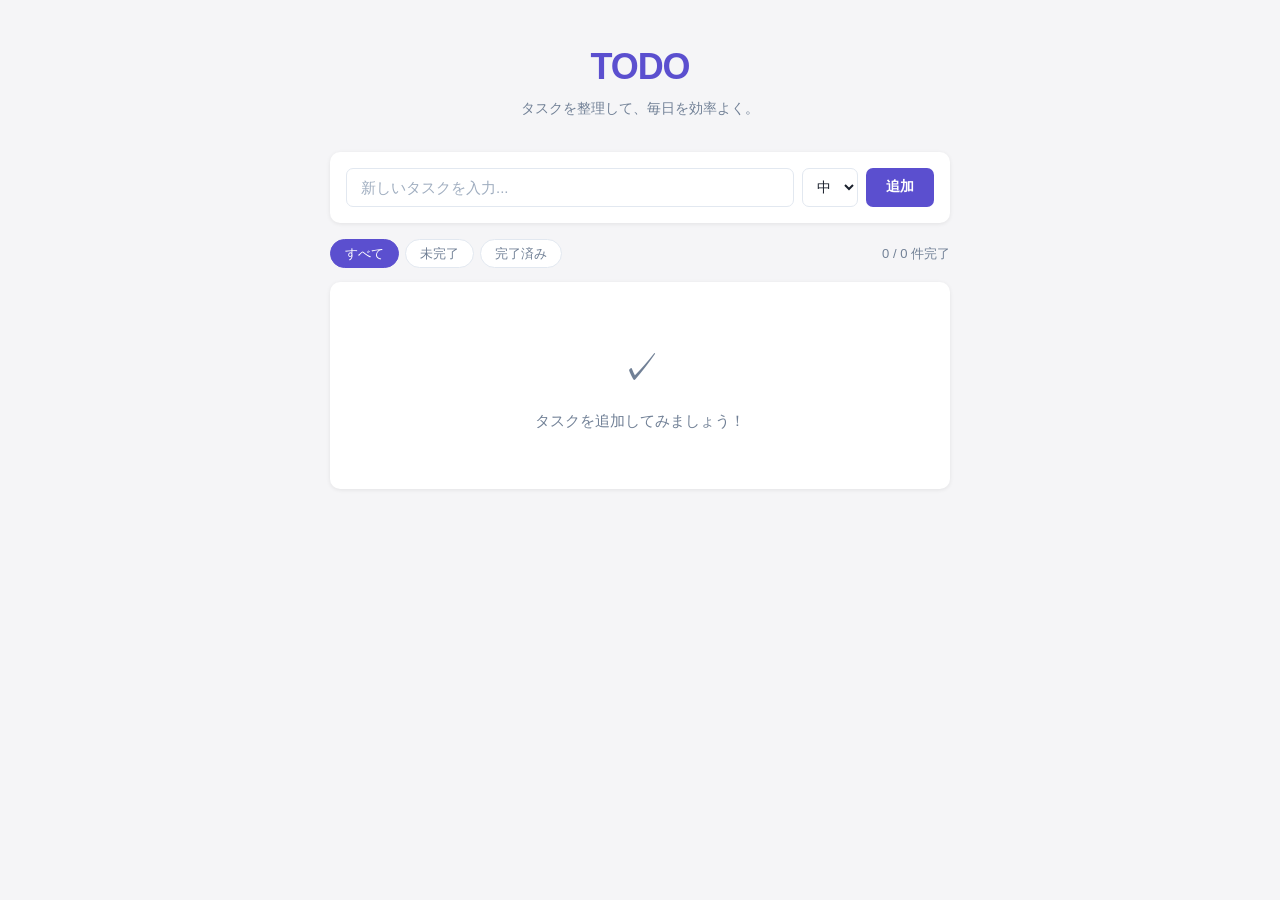
<file: docs/index.html>
<!DOCTYPE html>
<html lang="ja">
<head>
  <meta charset="UTF-8">
  <meta name="viewport" content="width=device-width, initial-scale=1.0">
  <title>TODOアプリ</title>
  <link rel="stylesheet" href="style.css">
</head>
<body>
  <div class="container">
    <header>
      <h1>TODO</h1>
      <p class="subtitle">タスクを整理して、毎日を効率よく。</p>
    </header>

    <div class="add-form">
      <input type="text" id="newTodo" placeholder="新しいタスクを入力...">
      <select id="priority" title="優先度">
        <option value="high">高</option>
        <option value="medium" selected>中</option>
        <option value="low">低</option>
      </select>
      <button id="addBtn" onclick="addTodo()">追加</button>
    </div>

    <div class="toolbar">
      <div class="filters">
        <button class="filter-btn active" data-filter="all">すべて</button>
        <button class="filter-btn" data-filter="active">未完了</button>
        <button class="filter-btn" data-filter="completed">完了済み</button>
      </div>
      <span id="stats"></span>
    </div>

    <ul id="todo-list"></ul>
  </div>

  <script src="app.js"></script>
</body>
</html>
</file>
<file: docs/style.css>
:root {
  --bg: #f5f5f7;
  --card: #ffffff;
  --primary: #5b4fcf;
  --primary-dark: #4a3fb5;
  --high: #e53e3e;
  --medium: #d97706;
  --low: #059669;
  --text: #1a202c;
  --muted: #718096;
  --border: #e2e8f0;
  --shadow: 0 1px 4px rgba(0, 0, 0, 0.08);
  --radius: 10px;
}

*, *::before, *::after { box-sizing: border-box; margin: 0; padding: 0; }

body {
  font-family: -apple-system, BlinkMacSystemFont, "Segoe UI", "Hiragino Sans", sans-serif;
  background: var(--bg);
  color: var(--text);
  min-height: 100vh;
  padding: 2.5rem 1rem;
  line-height: 1.5;
}

.container {
  max-width: 620px;
  margin: 0 auto;
}

/* Header */
header {
  text-align: center;
  margin-bottom: 2rem;
}
header h1 {
  font-size: 2.25rem;
  font-weight: 800;
  letter-spacing: -0.03em;
  color: var(--primary);
}
.subtitle {
  color: var(--muted);
  font-size: 0.9rem;
  margin-top: 0.25rem;
}

/* Add Form */
.add-form {
  display: flex;
  gap: 0.5rem;
  background: var(--card);
  padding: 1rem;
  border-radius: var(--radius);
  box-shadow: var(--shadow);
  margin-bottom: 1rem;
}

.add-form input[type="text"] {
  flex: 1;
  padding: 0.6rem 0.875rem;
  border: 1.5px solid var(--border);
  border-radius: 7px;
  font-size: 0.9375rem;
  color: var(--text);
  outline: none;
  transition: border-color 0.15s;
  min-width: 0;
}
.add-form input[type="text"]:focus {
  border-color: var(--primary);
}
.add-form input[type="text"]::placeholder {
  color: #a0aec0;
}

.add-form select {
  padding: 0.6rem 0.625rem;
  border: 1.5px solid var(--border);
  border-radius: 7px;
  font-size: 0.875rem;
  background: #fff;
  cursor: pointer;
  outline: none;
  color: var(--text);
}

.add-form button {
  padding: 0.6rem 1.25rem;
  background: var(--primary);
  color: #fff;
  border: none;
  border-radius: 7px;
  font-size: 0.875rem;
  font-weight: 600;
  cursor: pointer;
  transition: background 0.15s, transform 0.1s;
  white-space: nowrap;
}
.add-form button:hover { background: var(--primary-dark); }
.add-form button:active { transform: scale(0.97); }

/* Toolbar */
.toolbar {
  display: flex;
  align-items: center;
  justify-content: space-between;
  margin-bottom: 0.875rem;
  flex-wrap: wrap;
  gap: 0.5rem;
}

.filters {
  display: flex;
  gap: 0.375rem;
}
.filter-btn {
  padding: 0.3rem 0.875rem;
  border: 1.5px solid var(--border);
  border-radius: 2rem;
  background: var(--card);
  color: var(--muted);
  font-size: 0.8125rem;
  font-weight: 500;
  cursor: pointer;
  transition: all 0.15s;
}
.filter-btn.active,
.filter-btn:hover {
  background: var(--primary);
  border-color: var(--primary);
  color: #fff;
}

#stats {
  font-size: 0.8125rem;
  color: var(--muted);
}

/* Todo List */
#todo-list {
  list-style: none;
  display: flex;
  flex-direction: column;
  gap: 0.5rem;
}

.todo-item {
  display: flex;
  align-items: center;
  gap: 0.75rem;
  background: var(--card);
  padding: 0.875rem 1rem;
  border-radius: var(--radius);
  box-shadow: var(--shadow);
  border-left: 4px solid var(--border);
  transition: transform 0.15s, opacity 0.2s;
  animation: slide-in 0.2s ease;
}
@keyframes slide-in {
  from { opacity: 0; transform: translateY(-6px); }
  to   { opacity: 1; transform: translateY(0); }
}
.todo-item:hover { transform: translateX(2px); }

.todo-item.priority-high   { border-left-color: var(--high); }
.todo-item.priority-medium { border-left-color: var(--medium); }
.todo-item.priority-low    { border-left-color: var(--low); }
.todo-item.completed       { opacity: 0.55; }

/* Checkbox */
.todo-item input[type="checkbox"] {
  width: 1.125rem;
  height: 1.125rem;
  accent-color: var(--primary);
  cursor: pointer;
  flex-shrink: 0;
}

/* Title */
.todo-title {
  flex: 1;
  font-size: 0.9375rem;
  min-width: 0;
  word-break: break-word;
  border-radius: 4px;
  outline: none;
  padding: 1px 3px;
  transition: background 0.15s;
}
.todo-item.completed .todo-title {
  text-decoration: line-through;
  color: var(--muted);
}
.todo-title:focus {
  background: #f7f8fa;
  box-shadow: 0 0 0 2px var(--primary);
}

/* Priority Badge */
.badge {
  font-size: 0.6875rem;
  font-weight: 700;
  padding: 0.175rem 0.5rem;
  border-radius: 2rem;
  flex-shrink: 0;
  letter-spacing: 0.02em;
}
.badge-high   { background: #fff5f5; color: var(--high); }
.badge-medium { background: #fffbeb; color: var(--medium); }
.badge-low    { background: #f0fdf4; color: var(--low); }

/* Delete Button */
.delete-btn {
  background: none;
  border: none;
  color: #cbd5e0;
  cursor: pointer;
  font-size: 1rem;
  padding: 0.2rem 0.3rem;
  border-radius: 5px;
  transition: color 0.15s, background 0.15s;
  flex-shrink: 0;
  line-height: 1;
}
.delete-btn:hover { color: var(--high); background: #fff5f5; }

/* Empty State */
.empty-state {
  text-align: center;
  color: var(--muted);
  padding: 3.5rem 1rem;
  background: var(--card);
  border-radius: var(--radius);
  box-shadow: var(--shadow);
  font-size: 0.9375rem;
}
.empty-icon {
  font-size: 2.5rem;
  display: block;
  margin-bottom: 0.75rem;
}
</file>
